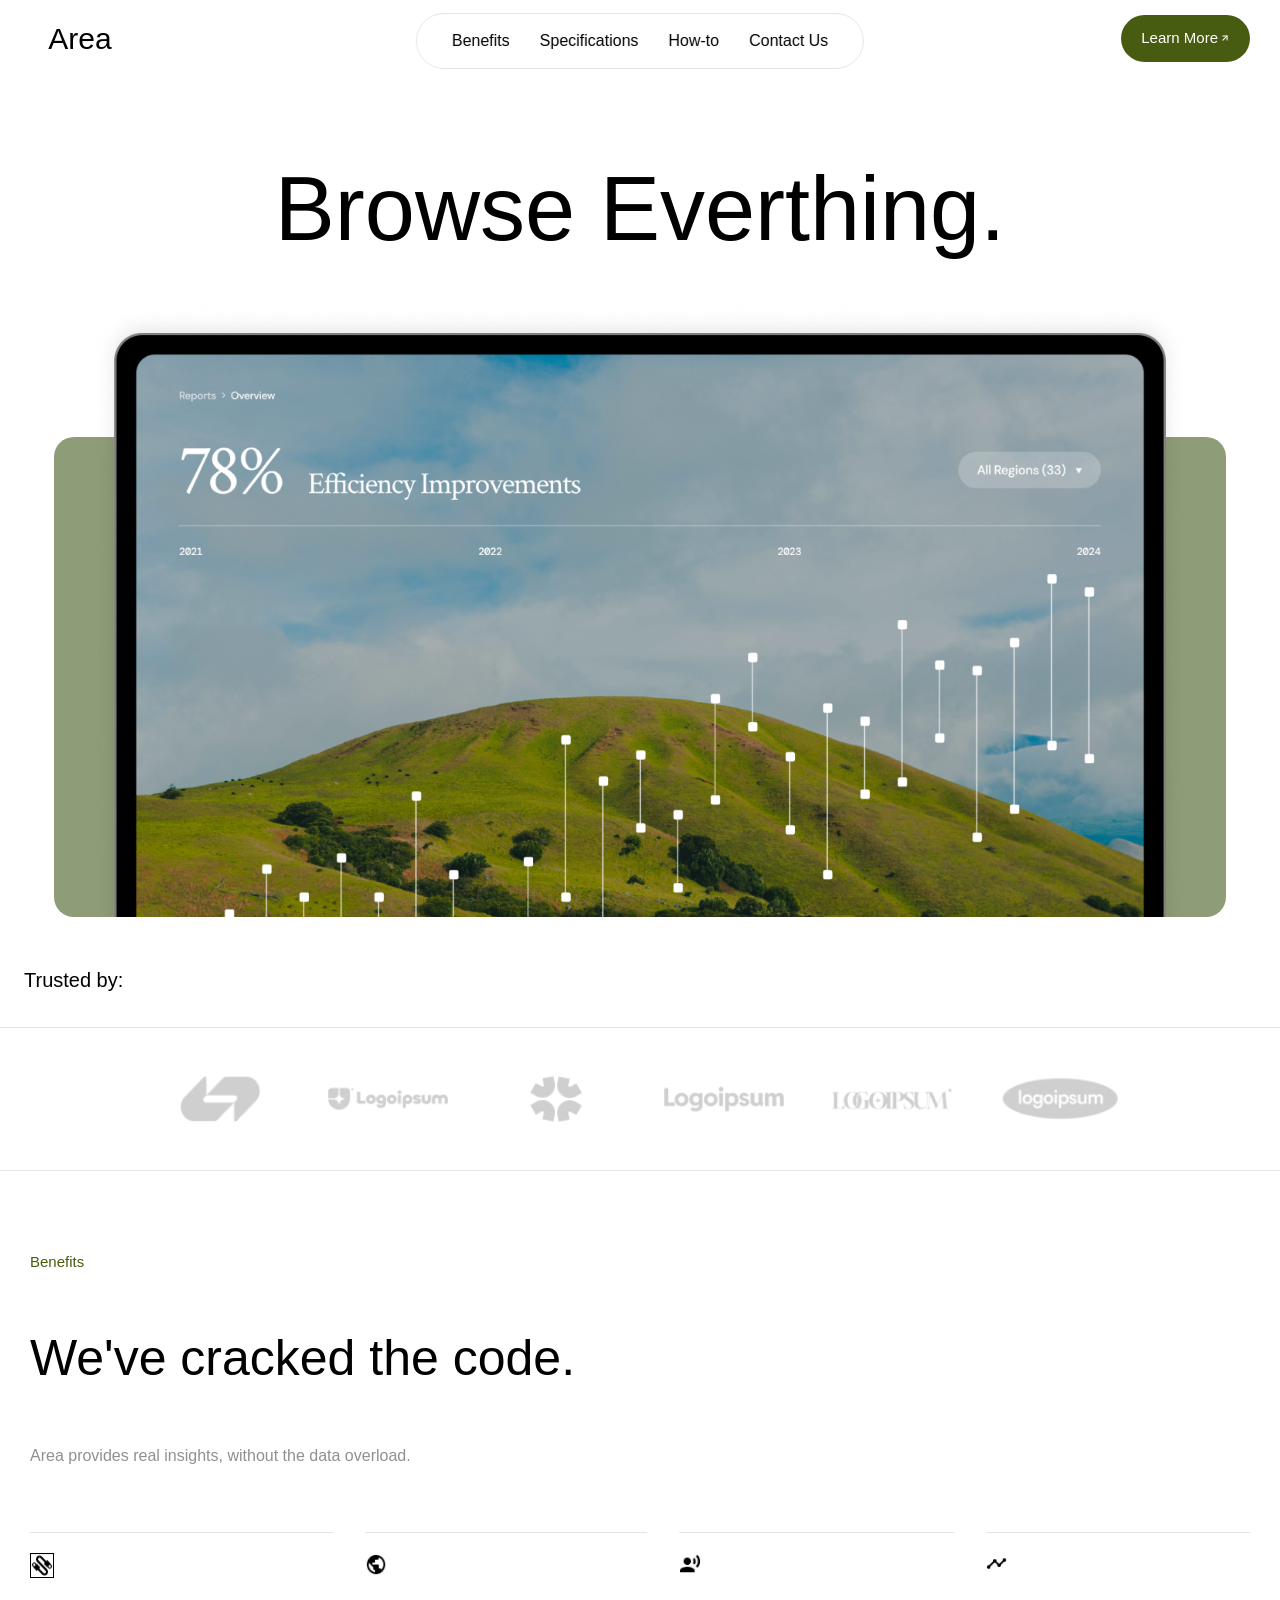
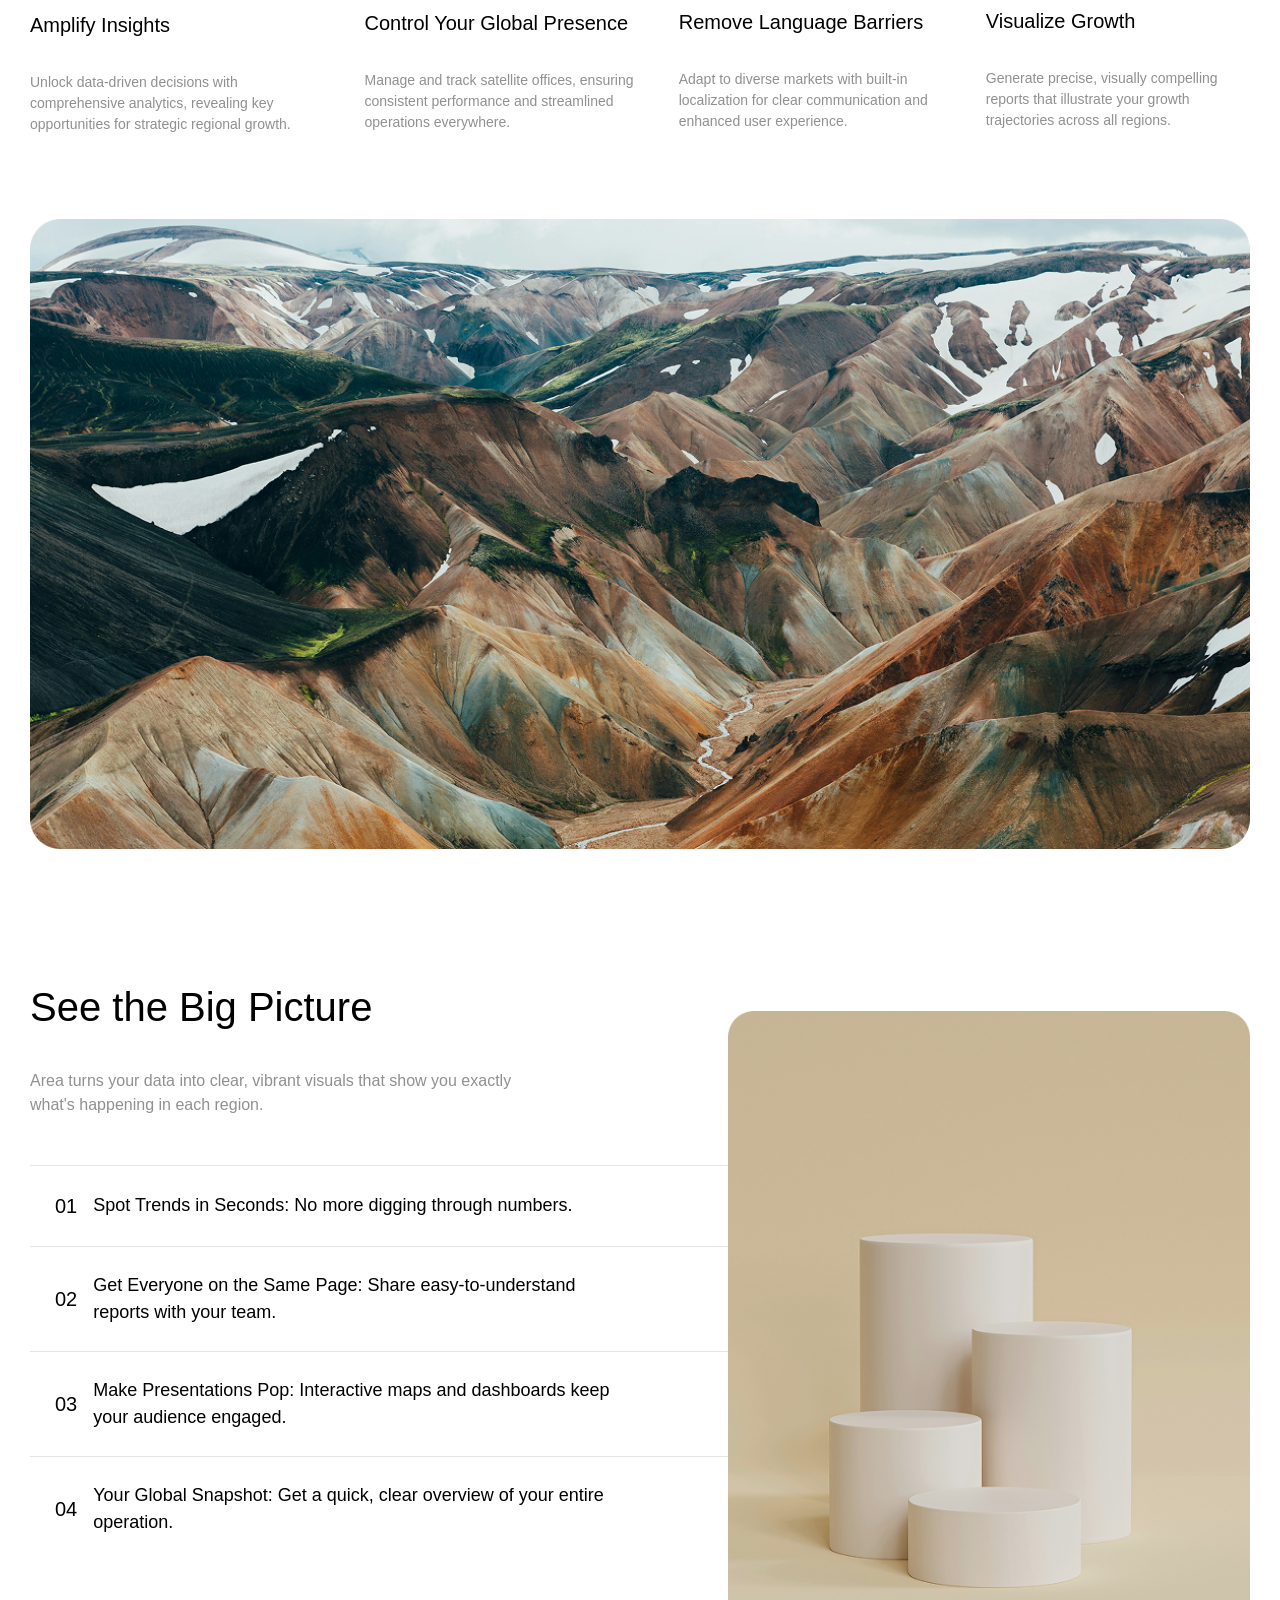
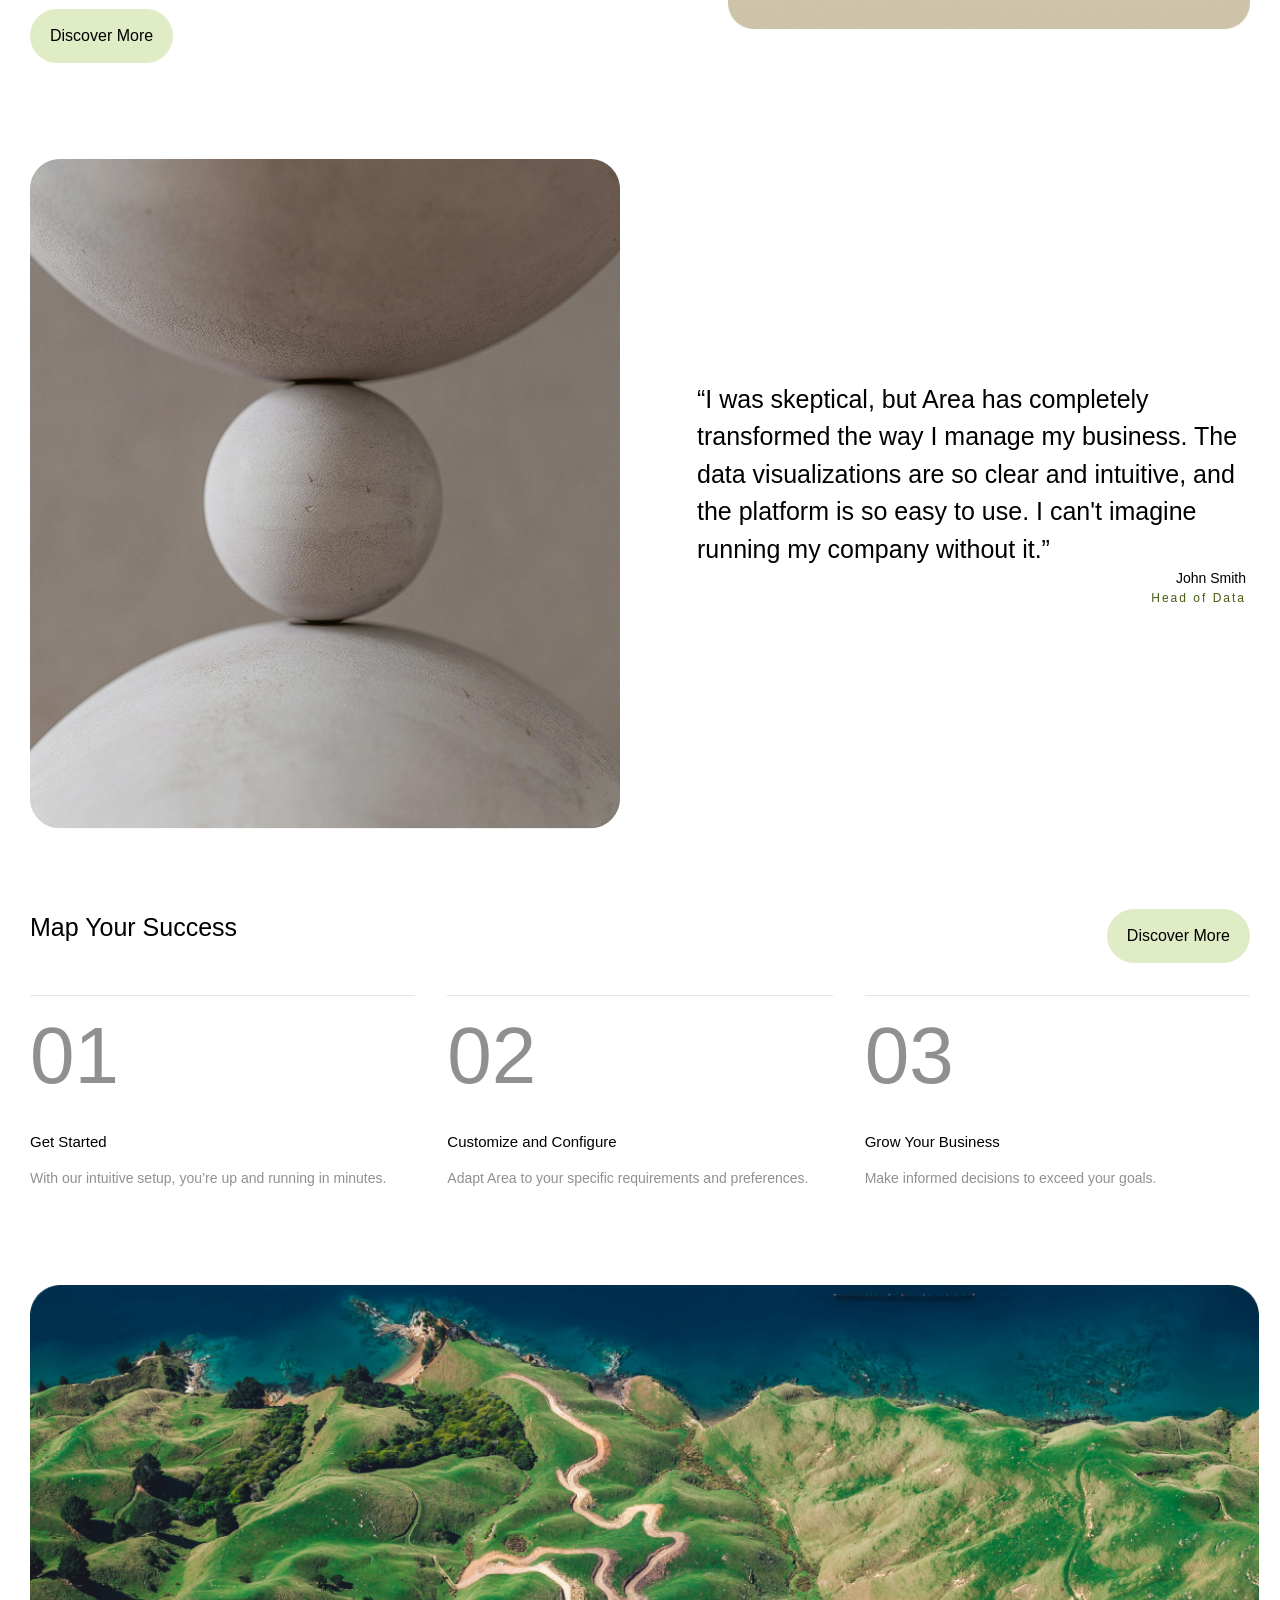
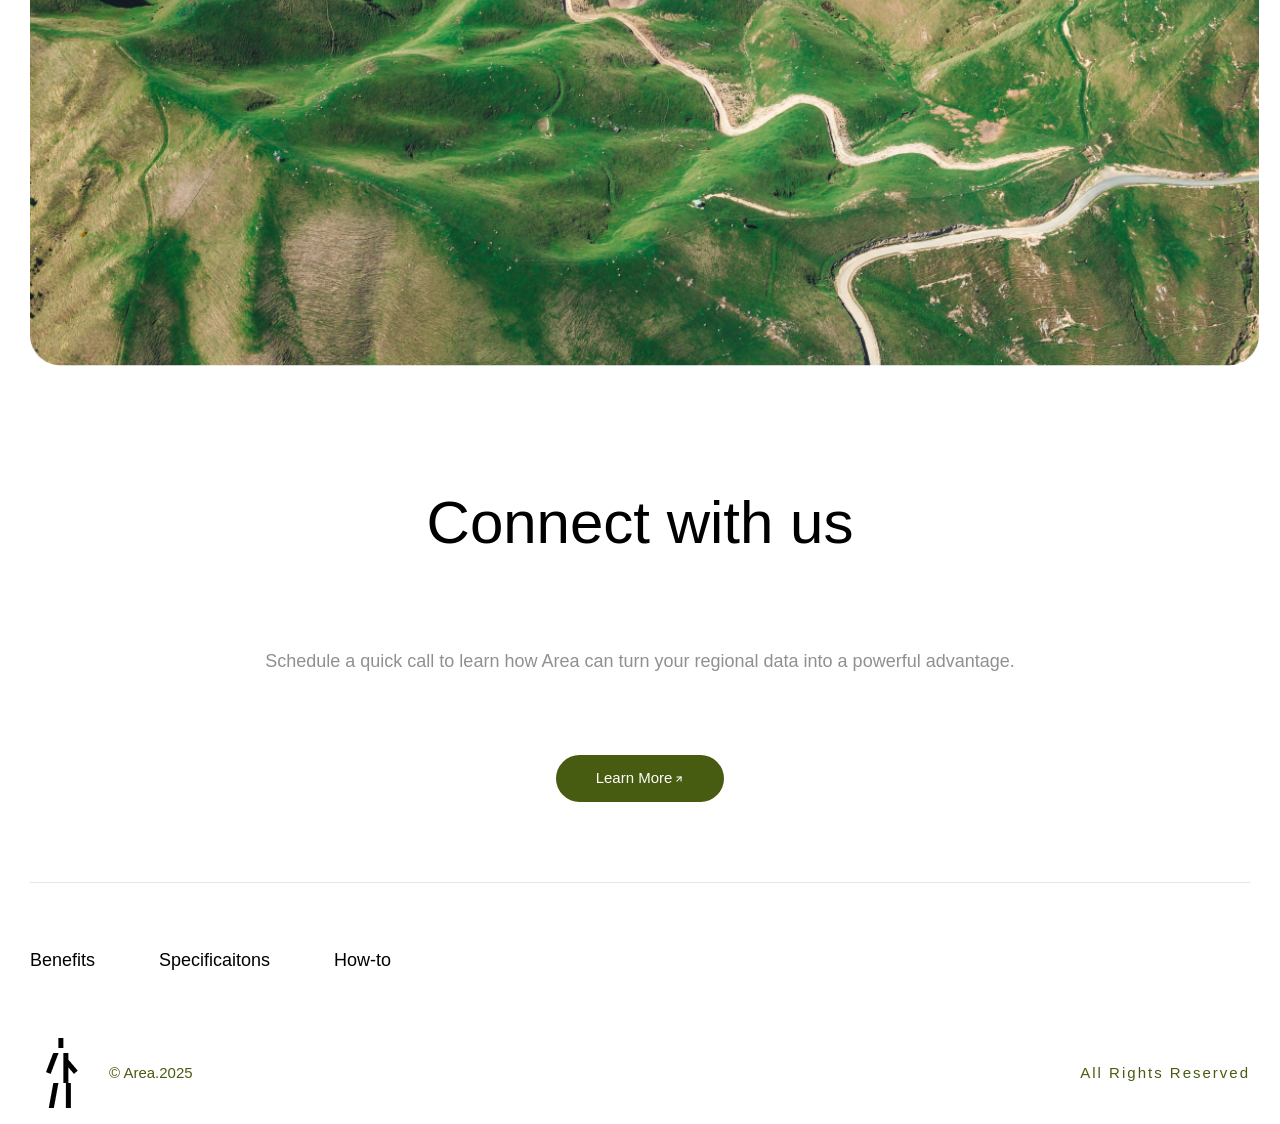
<file: index.html>
<!doctype html>
<html>
  <head>
    <link rel="stylesheet" href="./assets/custom.css" />
    <meta http-equiv="refresh" content="0; url=browse-everything.html" />
    <script src="./assets/custom.js"></script>
  </head>
</html>
</file>
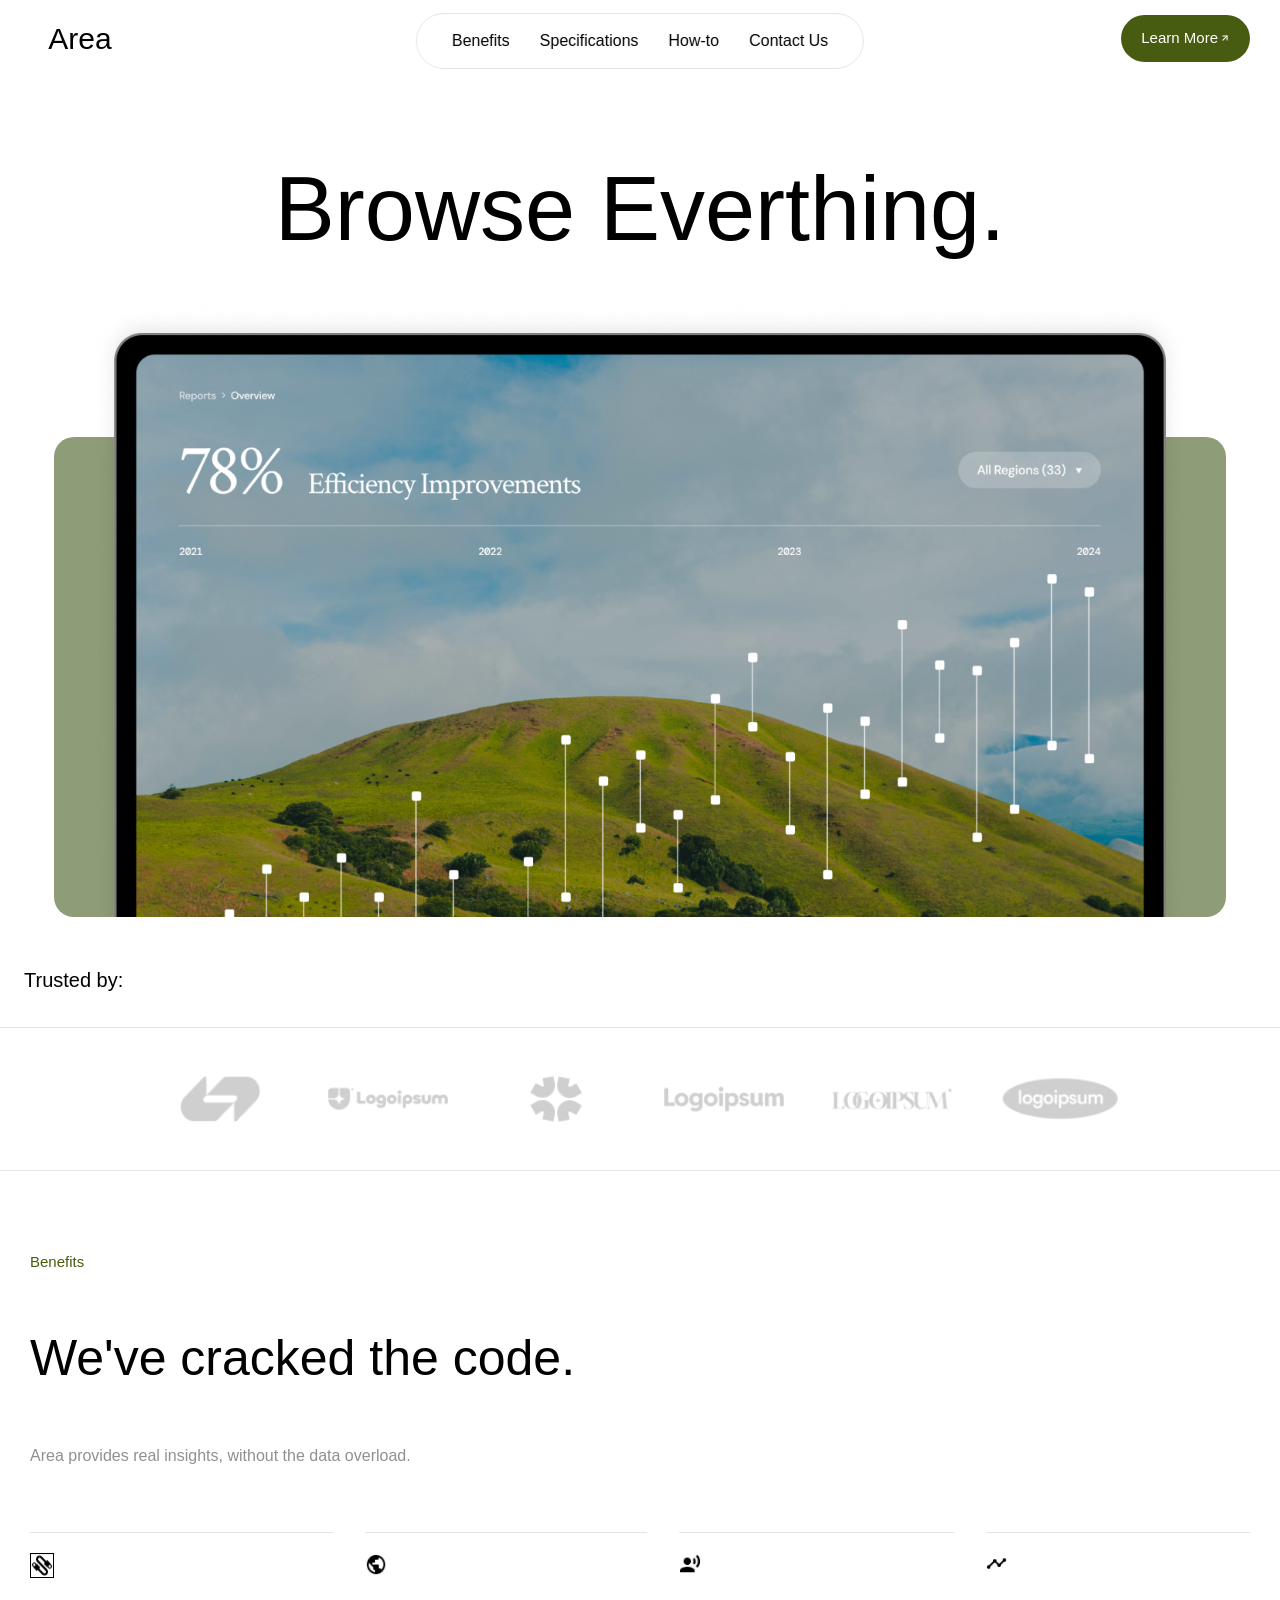
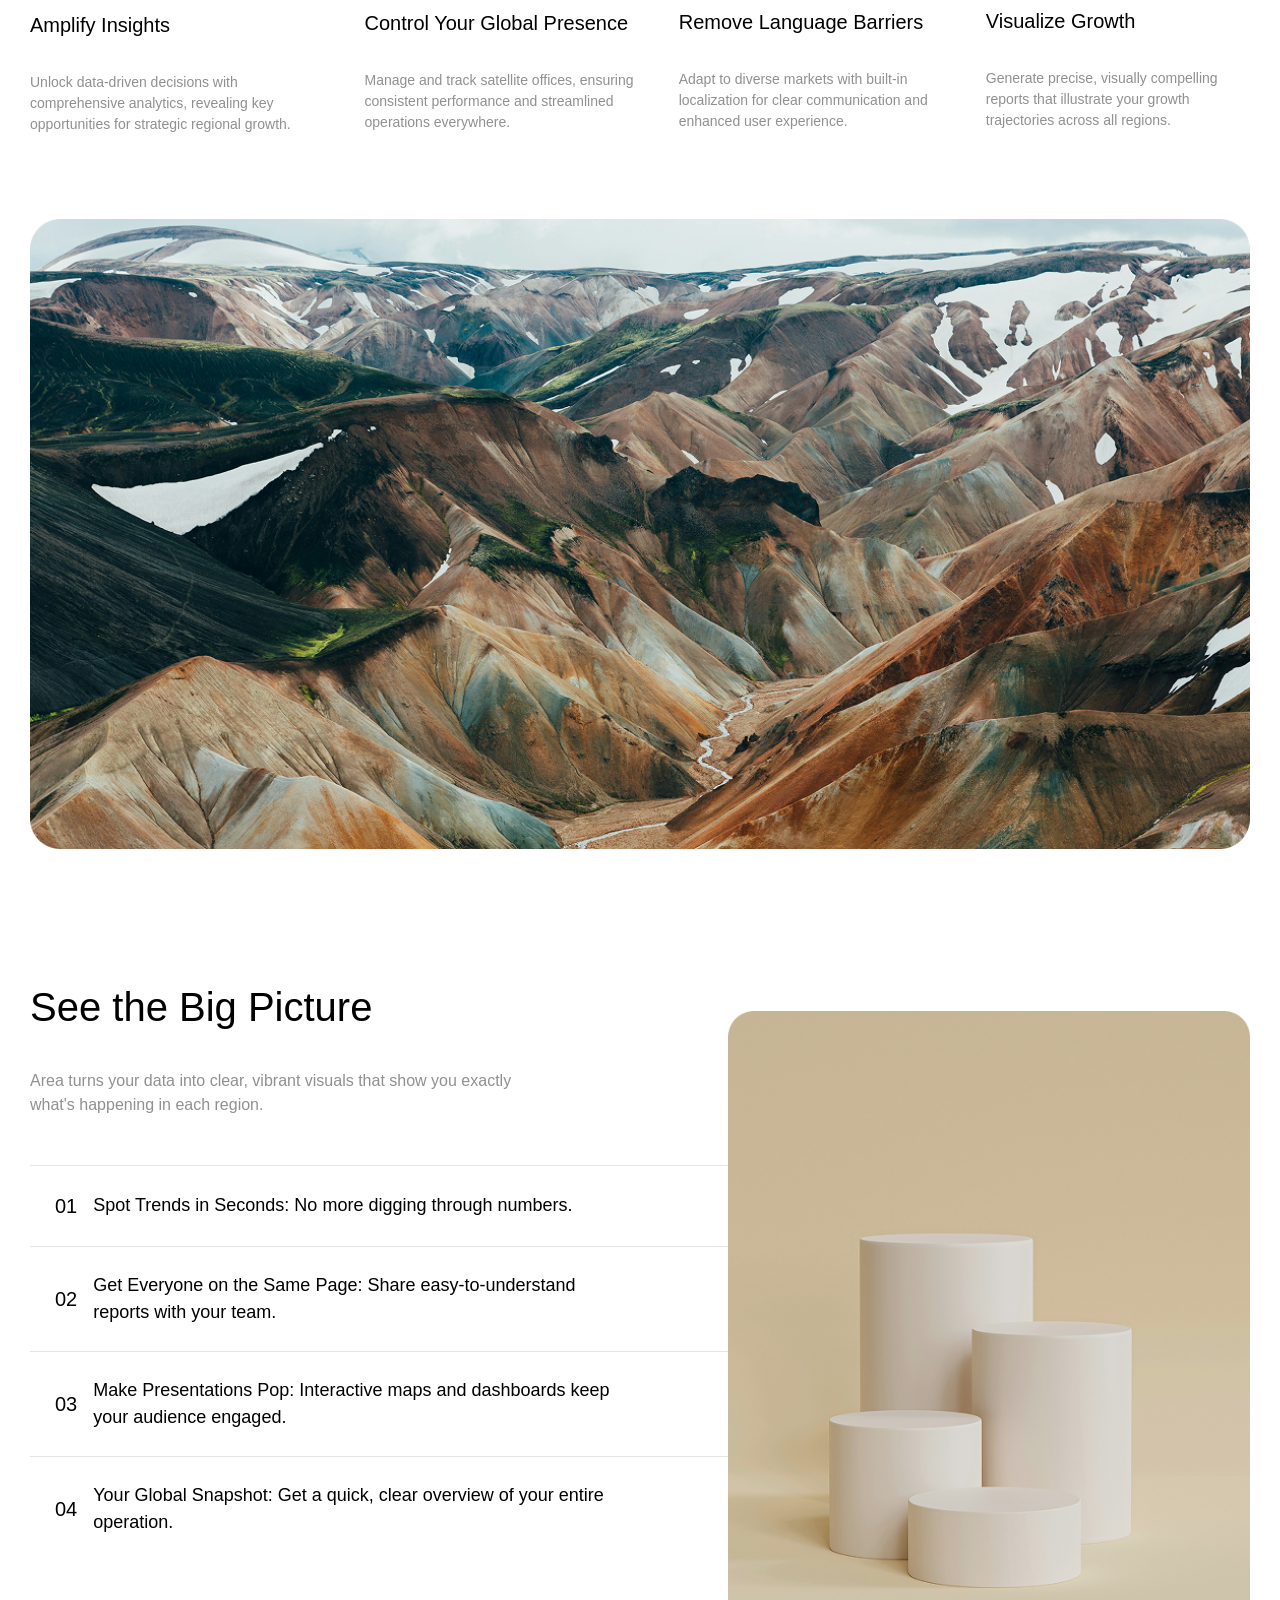
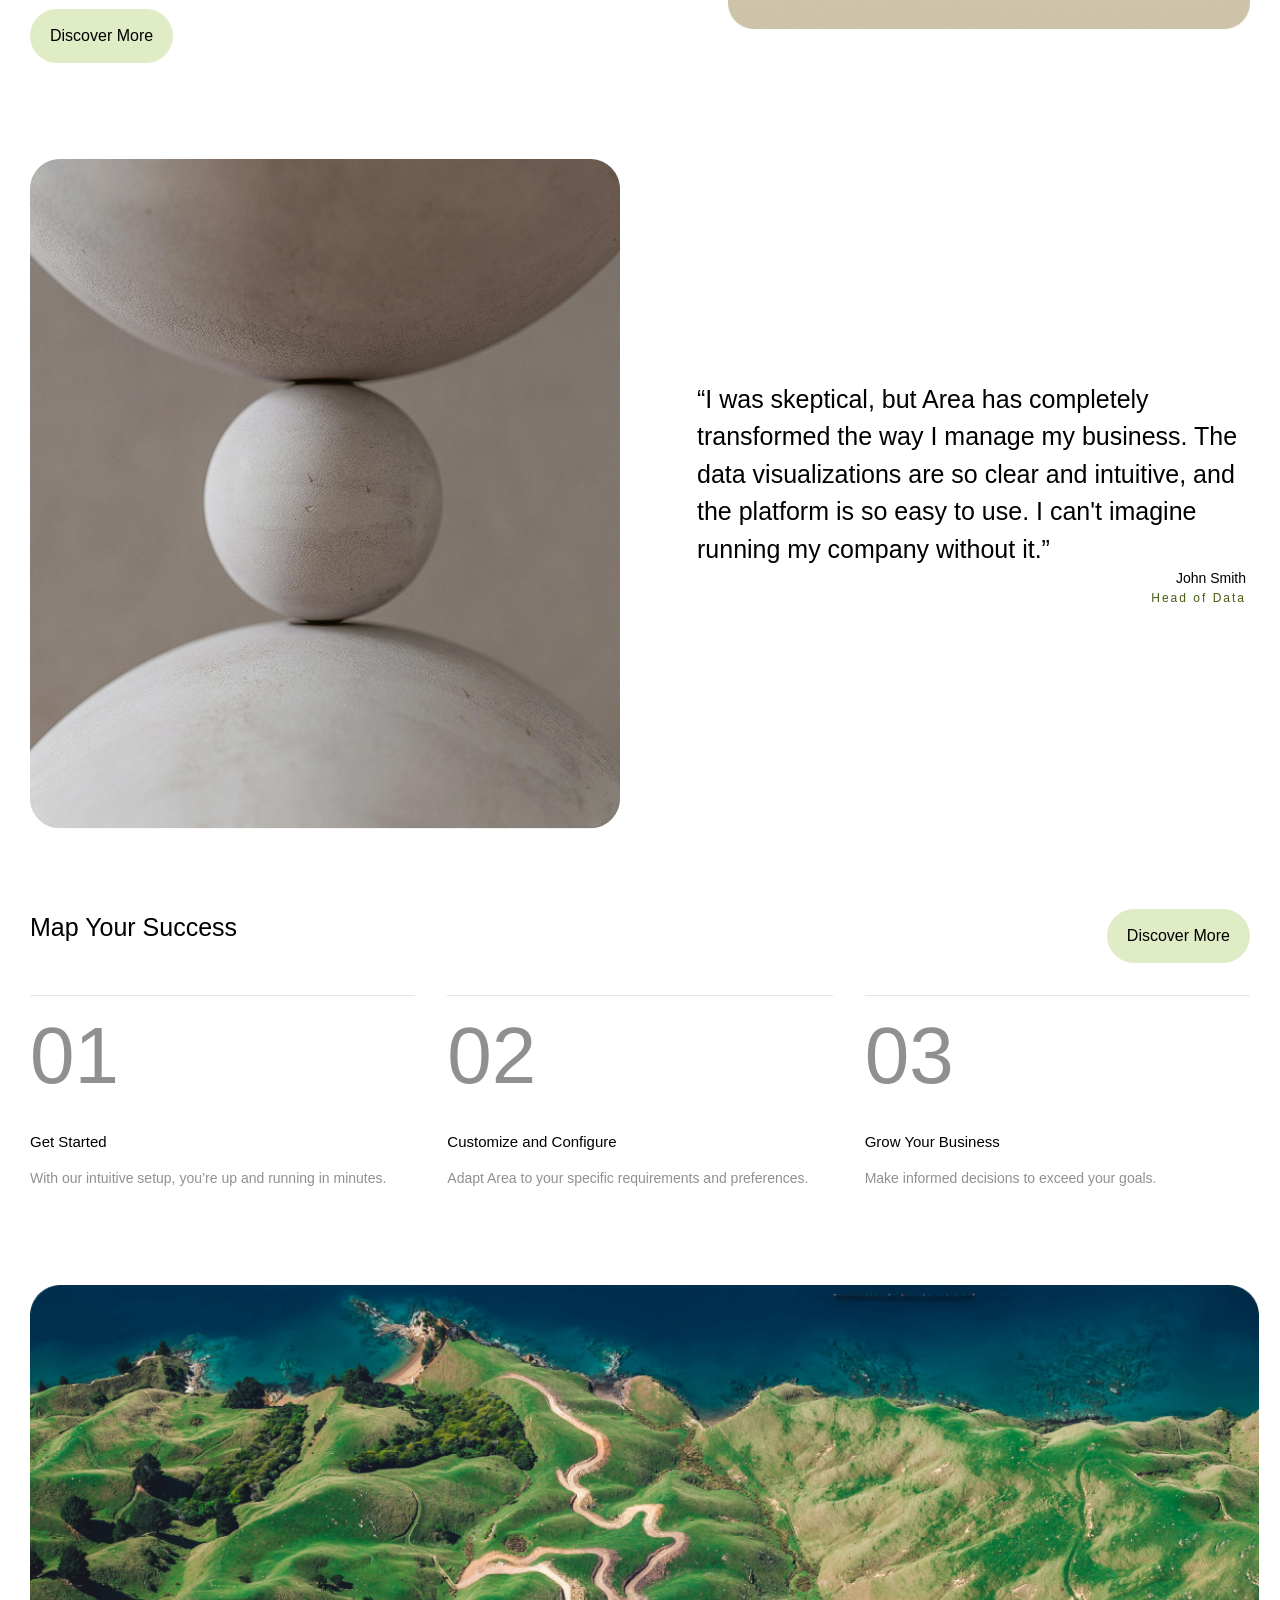
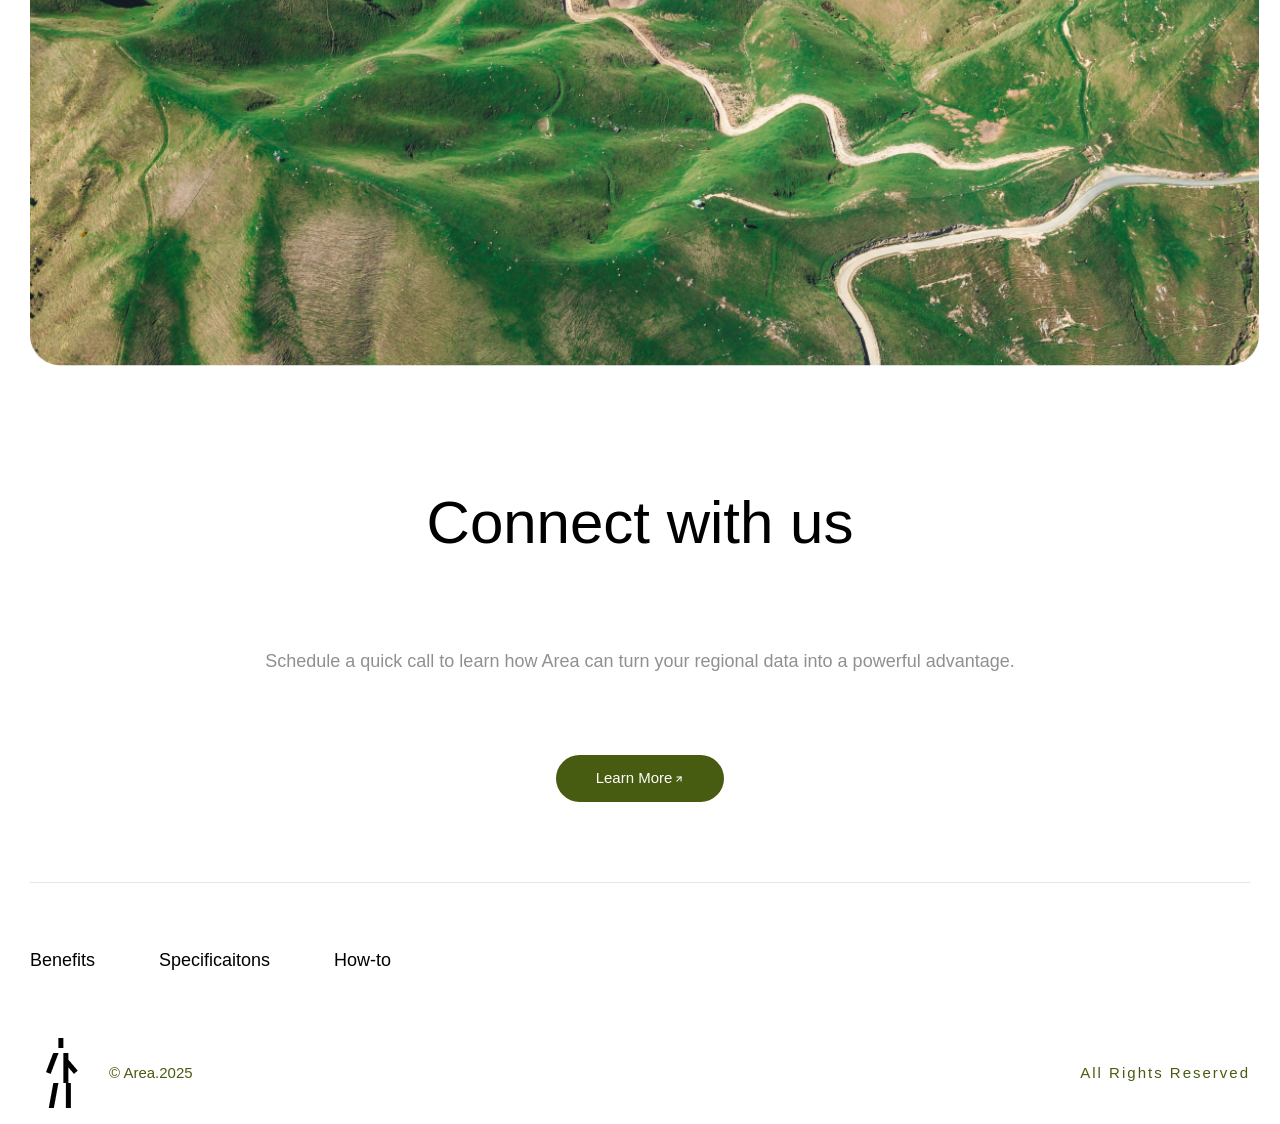
<file: browse-everything.html>
<!doctype html>
<html lang="en">
  <head>
    <meta charset="UTF-8" />
    <meta name="viewport" content="width=device-width, initial-scale=1.0" />
    <title>Browse Everything</title>
    <link rel="icon" href="./images/Earth-icon.png" type="image/png" />
    <link rel="stylesheet" href="./assets/custom.css" />
    <link rel="stylesheet" href="./assets/tailwind-output.css" />
  </head>
  <body>
    <header>
      <div class="navbar__parent__wrapper">
        <div class="navbar_child__wrapper page-width">
          <div class="navbar_child_left_content">
            <h1 class="navbar_child_logo">Area</h1>
          </div>
          <div class="navbar_child_middle_content">
            <p class="navbar_child_middle_text"><a href="#benefits-sections" class="nb-child-links">Benefits</a></p>
            <p class="navbar_child_middle_text"><a href="#featured-carousel" class="nb-child-links">Specifications</a></p>
            <p class="navbar_child_middle_text"><a href="#how-section" class="nb-child-links">How-to</a></p>
            <p class="navbar_child_middle_text"><a href="#footer-section" class="nb-child-links">Contact Us</a></p>
          </div>

          <div class="navbar_child_right_content">
            <button class="nb_child_button">
              <div class="nb_child_button_text">Learn More</div>
              <div class="nb_child_button_svg_wrapper">
                <svg
                  class="nb_child_button_svg"
                  xmlns="http://www.w3.org/2000/svg"
                  viewBox="0 0 24 24"
                  width="10"
                  height="10"
                >
                  <rect width="24" height="24" rx="3" />
                  <line
                    x1="7"
                    y1="17"
                    x2="17"
                    y2="7"
                    stroke="white"
                    stroke-width="2.5"
                    stroke-linecap="round"
                  />
                  <polyline
                    points="7 7 17 7 17 17"
                    fill="none"
                    stroke="white"
                    stroke-width="2.5"
                    stroke-linecap="round"
                    stroke-linejoin="round"
                  />
                </svg>
              </div>
            </button>
            <div class="navbar_mobile__wrapper nb-mobile">
              <div class="navbar_mobile__inner_wrapper">
                <svg
                  xmlns="http://www.w3.org/2000/svg"
                  viewBox="0 0 24 24"
                  width="24"
                  height="24"
                >
                  <line
                    x1="3"
                    y1="6"
                    x2="21"
                    y2="6"
                    stroke="black"
                    stroke-width="2"
                    stroke-linecap="round"
                  />
                  <line
                    x1="3"
                    y1="12"
                    x2="21"
                    y2="12"
                    stroke="black"
                    stroke-width="2"
                    stroke-linecap="round"
                  />
                  <line
                    x1="3"
                    y1="18"
                    x2="21"
                    y2="18"
                    stroke="black"
                    stroke-width="2"
                    stroke-linecap="round"
                  />
                </svg>
              </div>
            </div>
          </div>
        </div>
      </div>
       <div class="sidebar-parent">
        <div class="sidebar-overlay"></div>
        <div class="sidebar-inner--wrapper">
          <div class="sb-top">
            <div class="sb-top-icon">
              <svg xmlns="http://www.w3.org/2000/svg" viewBox="0 0 24 24" width="24" height="24">
                <line x1="4" y1="4" x2="20" y2="20" stroke="black" stroke-width="2" stroke-linecap="round"/>
                <line x1="20" y1="4" x2="4" y2="20" stroke="black" stroke-width="2" stroke-linecap="round"/>
              </svg>
            </div>
          </div>
          <div class="sb-bottom">

            <div class="sb-bottom-link-containers"><a class="sb-bottom-link" href="#benefits-sections">Benefits</a></div>
            <div class="sb-bottom-link-containers"><a class="sb-bottom-link" href="#featured-carousel">Specifications</a></div>
            <div class="sb-bottom-link-containers"><a class="sb-bottom-link" href="#how-section">How-to</a></div>
            <div class="sb-bottom-link-containers"><a class="sb-bottom-link" href="#footer-section">Contact Us</a></div>

          </div>
        </div>
        </div>
    </header>
    <main>
      <section class="hero-section">
        <div class="hero_section_parent__wrapper">
          <div class="hero_section_inner__wrapper page-width">
            <div class="hero_section_top__wrapper">
              <h1 class="hero_section_top__text">Browse Everthing.</h1>
            </div>

            <div class="hero_section_outer_bottom">
              <div class="hero_section_bottom__wrapper">
                <div class="hero_section_image_holder"></div>

                <div class="hero_section_image_parent">
                  <img
                    class="hero_section_image"
                    src="./images/Ipad.png"
                    alt=""
                  />
                </div>
              </div>
            </div>
            <div class="hero_section_mobile_bottom">
              <div class="hero_section_mobile__wrapper">
                <div class="hero_section_image_holder__mobile"></div>
                <div class="hero_section_image_parent__mobile">
                  <img
                    class="hero_section_image_mobile"
                    src="./images/iPhone 8.17.06.png"
                    alt=""
                  />
                </div>
              </div>
            </div>
          </div>
        </div>
      </section>

      <section class="logo-cloud-section">
        <div class="logo_cloud_parent">
          <div class="logo_cloud_inner__wrapper">
            <div class="logo_cloud_top_content">
              <p class="logo_cloud_top__text">Trusted by:</p>
            </div>
            <div class="logo_cloud_main_content">
              <div class="logo_cloud_icons">
                <img
                  class="logo_cloud_image"
                  src="./images/Logo-1.png"
                  alt=""
                />
              </div>
              <div class="logo_cloud_icons">
                <img
                  class="logo_cloud_image"
                  src="./images/Logo-2.png"
                  alt=""
                />
              </div>
              <div class="logo_cloud_icons">
                <img
                  class="logo_cloud_image"
                  src="./images/Logo-3.png"
                  alt=""
                />
              </div>
              <div class="logo_cloud_icons">
                <img
                  class="logo_cloud_image"
                  src="./images/Logo-4.png"
                  alt=""
                />
              </div>
              <div class="logo_cloud_icons">
                <img
                  class="logo_cloud_image"
                  src="./images/Logo-5.png"
                  alt=""
                />
              </div>
              <div class="logo_cloud_icons">
                <img
                  class="logo_cloud_image"
                  src="./images/Logo-6.png"
                  alt=""
                />
              </div>
            </div>
          </div>
        </div>
      </section>
      <section id="benefits-sections">
        <div class="benefits-section-parent">
          <div class="benefits-section-inner--wrapper page-width">
            <div class="benefits-section-text-content">
              <p class="bs-text-content-top">Benefits</p>
              <h1 class="bs-text-content-middle">We've cracked the code.</h1>
              <p class="bs-text-content-low">
                Area provides real insights, without the data overload.
              </p>
            </div>
            <div class="benefits-section-icons-content">
              <div class="bs-icons-container">
                <div class="bs-icons-top">
                  <img
                    src="./images/Cable-icon.png"
                    alt=""
                    class="bs-icons-image"
                  />
                </div>
                <div class="bs-icons-middle">Amplify Insights</div>
                <div class="bs-icons-low">
                  Unlock data-driven decisions with comprehensive analytics,
                  revealing key opportunities for strategic regional growth.
                </div>
              </div>
              <div class="bs-icons-container">
                <div class="bs-icons-top">
                  <img
                    src="./images/Earth-icon.png"
                    alt=""
                    class="bs-icons-image"
                  />
                </div>
                <div class="bs-icons-middle">Control Your Global Presence</div>
                <div class="bs-icons-low">
                  Manage and track satellite offices, ensuring consistent
                  performance and streamlined operations everywhere.
                </div>
              </div>
              <div class="bs-icons-container">
                <div class="bs-icons-top">
                  <img
                    src="./images/Account icon.png"
                    alt=""
                    class="bs-icons-image"
                  />
                </div>
                <div class="bs-icons-middle">Remove Language Barriers</div>
                <div class="bs-icons-low">
                  Adapt to diverse markets with built-in localization for clear
                  communication and enhanced user experience.
                </div>
              </div>
              <div class="bs-icons-container">
                <div class="bs-icons-top">
                  <img
                    src="./images/Chart-icon.png"
                    alt=""
                    class="bs-icons-image"
                  />
                </div>
                <div class="bs-icons-middle">Visualize Growth</div>
                <div class="bs-icons-low">
                  Generate precise, visually compelling reports that illustrate
                  your growth trajectories across all regions.
                </div>
              </div>
            </div>
            <div class="benefits-section-hero-img-wrapper">
              <img
                class="bs-section-hero-img"
                src="./images/Modern Product Launch (Community) (Copy) (2)/Hero Image.png"
                alt=""
              />
              <img
                src="./images/Modern Product Launch (Community) (Copy) (2)/Hero Image-2.png"
                alt=""
                class="bs-section-hero-img-mobile"
              />
              <img
                src="./images/Modern Product Launch (Community) (Copy) (2)/Hero Image-1.png"
                alt=""
                class="bs-section-hero-img-tab"
              />
            </div>
          </div>
        </div>
      </section>
      <section id="featured-carousel">
        <div class="featured-carousel">
          <div class="featured-carousel-inner--wrapper page-width">
            <div class="fc-top--wrapper">
              <div class="fc-top-title">
                <h1 class="fc-top-title-heading">See the Big Picture</h1>
                <p class="fc-top-title-ph">
                  Area turns your data into clear, vibrant visuals that show you
                  exactly what's happening in each region.
                </p>
              </div>

              <div class="fc-top-list">
                <div class="fc-lists">
                  <div class="fc-list-number">01</div>
                  <div class="fc-list-content">
                    Spot Trends in Seconds: No more digging through numbers.
                  </div>
                </div>
                <div class="fc-lists">
                  <div class="fc-list-number">02</div>
                  <div class="fc-list-content">
                    Get Everyone on the Same Page: Share easy-to-understand
                    reports with your team.
                  </div>
                </div>
                <div class="fc-lists">
                  <div class="fc-list-number">03</div>
                  <div class="fc-list-content">
                    Make Presentations Pop: Interactive maps and dashboards keep
                    your audience engaged.
                  </div>
                </div>
                <div class="fc-lists">
                  <div class="fc-list-number">04</div>
                  <div class="fc-list-content">
                    Your Global Snapshot: Get a quick, clear overview of your
                    entire operation.
                  </div>
                </div>
              </div>

              <div class="fc-top-button">
                <button class="fc-button">Discover More</button>
              </div>
            </div>
            <div class="fc-bottom--wrapper">
              <img
                class="fc-bottom-img"
                src="./images/Features-carousel-v1.png"
                alt=""
              />
            </div>
          </div>
        </div>
      </section>
      <section class="testimonial-section">
        <div class="testimonial-section-parent">
          <div class="ts-inner--wrapper page-width">
            <div class="ts-top-image-wrapper">
              <img class="ts-image-wrapper" src="./images/Image.png" alt="" />
            </div>
            <div class="ts-bottom-quote-wrapper">
              <div class="ts-quote">
                “I was skeptical, but Area has completely transformed the way I
                manage my business. The data visualizations are so clear and
                intuitive, and the platform is so easy to use. I can't imagine
                running my company without it.”
              </div>
              <div class="ts-arthor">John Smith</div>
              <div class="ts-title">Head of Data</div>
            </div>
          </div>
        </div>
      </section>
      <section id="how-section">
        <div class="how-section-parent">
          <div class="how-section-inner--wrapper page-width">
            <div class="how-section-top">
              <div class="hs-top-title">Map Your Success</div>
              <div class="hs-top-button-wrapper">
                <button class="hs-top-button">Discover More</button>
              </div>
            </div>

            <div class="how-section-bottom">
              <div class="hs-bottom-flex-containers">
                <div class="hs-flex-number">01</div>
                <div class="hs-flex-title">Get Started</div>
                <div class="hs-flex-ph">
                  With our intuitive setup, you’re up and running in minutes.
                </div>
              </div>
              <div class="hs-bottom-flex-containers">
                <div class="hs-flex-number">02</div>
                <div class="hs-flex-title">Customize and Configure</div>
                <div class="hs-flex-ph">
                  Adapt Area to your specific requirements and preferences.
                </div>
              </div>
              <div class="hs-bottom-flex-containers">
                <div class="hs-flex-number">03</div>
                <div class="hs-flex-title">Grow Your Business</div>
                <div class="hs-flex-ph">
                  Make informed decisions to exceed your goals.
                </div>
              </div>
            </div>
          </div>
        </div>
      </section>
      <section class="section-image-section">
        <div class="section-image-parent">
          <div class="section-image-inner--wrapper page-width">
            <img
              class="section-image"
              src="./images/Image-container.png"
              alt=""
            />
          </div>
        </div>
      </section>
      <section class="contact-us-section">
        <div class="contact-us-parent">
          <div class="contact-us-inner--wrapper">
            <div class="cu-title">Connect with us</div>
            <div class="cu-text">
              Schedule a quick call to learn how Area can turn your regional
              data into a powerful advantage.
            </div>
            <div class="cu-button-wrapper">
              <button class="cu-button">
                <div class="cu-button-text">Learn More</div>
                <div class=cu-button-svg-wrapper">
                  <svg
                    class="cu-button-svg"
                    xmlns="http://www.w3.org/2000/svg"
                    viewBox="0 0 24 24"
                    width="10"
                    height="10"
                  >
                    <rect width="24" height="24" rx="3" />
                    <line
                      x1="7"
                      y1="17"
                      x2="17"
                      y2="7"
                      stroke="white"
                      stroke-width="2.5"
                      stroke-linecap="round"
                    />
                    <polyline
                      points="7 7 17 7 17 17"
                      fill="none"
                      stroke="white"
                      stroke-width="2.5"
                      stroke-linecap="round"
                      stroke-linejoin="round"
                    />
                  </svg>
                </div>
              </button>
            </div>
          </div>
        </div>
      </section>
    </main>

    <footer>
      <section id="footer-section">
        <div class="footer-section-parent">
          <div class="footer-section-inner--wrapper page-width">
            <div class="fs-top">
              <div class="fs-top-text"><a href="#benefits-sections" class="fs-links">Benefits</a></div>
              <div class="fs-top-text"><a href="#featured-carousel" class="fs-links">Specificaitons</a></div>
              <div class="fs-top-text"><a href="#how-section">How-to</a></div>
            </div>
            <div class="fs-bottom">
              <div class="fs-bottom-left">
                <img class="fs-bottom-image" src="./images/Union.png" alt="">
              </div>
              <div class="fs-bottom-middle">
                <div class="fs-bottom-text">© Area.</div>
                <div class="fs-bottom-text">2025</div>
              </div>
              <div class="fs-bottom-right">All Rights Reserved</div>
            </div>
          </div>
        </div>
      </section>
    </footer>
    <script src="./assets/custom.js"></script>
  </body>
</html>
</file>
<file: assets/custom.css>
* {
  margin: 0;
  padding: 0;
  box-sizing: border-box;
}
body {
  font-family:
    "Trebuchet MS", "Lucida Sans Unicode", "Lucida Grande", "Lucida Sans",
    Arial, sans-serif;
  min-height: 200vh;
}
html {
  scroll-behavior: smooth;
}
.page-width {
  margin-left: 30px;
  margin-right: 30px;
}
.navbar_child__wrapper {
  padding-bottom: 5rem;
  padding-top: 15px;
  display: flex;
  justify-content: space-between;
  align-items: center;
}
.navbar_child_left_content {
  display: flex;
  justify-content: center;
  align-items: center;
  width: 100px;
}
.navbar_child_logo {
  cursor: pointer;
  font-size: 30px;
}
.navbar_child_middle_content {
  display: flex;
  gap: 30px;
  justify-content: space-evenly;
  align-items: center;
  position: fixed;
  left: 50%;
  transform: translateX(-50%);
  top: 13px;
  border: 1px solid #e5e5e5;
  padding: 15px 35px;
  border-radius: 30px;
  z-index: 10;
  white-space: nowrap;
  background: rgba(255, 255, 255, 0.4);
  backdrop-filter: blur(10px);
  -webkit-backdrop-filter: blur(10px);
}
.navbar_child_middle_text {
  cursor: pointer;
}
.navbar_child_right_content {
  display: flex;
  align-items: center;
}
.sidebar-parent {
  display: none;
}
.navbar_mobile__wrapper {
  display: none;
}
.nb_child_button {
  cursor: pointer;
  display: flex;
  align-items: center;
  padding: 12px 20px;
  border-radius: 30px;
  background-color: #485c11;
  color: white;
  transition: all 0.3s ease-in-out;
  gap: 2px;
}
.nb_child_button_svg {
  fill: #485c11;
  transition: all 0.3s ease-in-out;
}
.nb_child_button:hover {
  background-color: #485c11f1;
  transform: translateY(10, 0);
}
.nb_child_button:hover .nb_child_button_svg {
  fill: #485c11de;
  transform: translate(3px, -5px);
}
.nb_child_button_text {
  font-size: 15px;
}
.hero_section_inner__wrapper {
  display: flex;
  flex-direction: column;
  justify-content: center;

  align-items: center;
  overflow: hidden;
}
.hero_section_top__text {
  font-size: 160px;
  text-align: center;
}
.hero_section_outer_bottom {
  width: 100%;
  display: flex;
  justify-content: center;
  align-items: center;
}
.hero_section_bottom__wrapper {
  position: relative;
  width: 100%;
  height: 50vw;
}
.hero_section_image_holder {
  position: absolute;
  bottom: 0;
  left: 2%;
  right: 2%;
  height: 75%;
  border-radius: 20px;
  background-color: #8e9c78;
}
.hero_section_image_parent {
  position: absolute;
  bottom: 0;
  left: 5%;
  right: 5%;
}
.hero_section_image {
  width: 100%;
  height: auto;
  display: block;
  object-fit: cover;
}
.logo_cloud_inner__wrapper {
  display: flex;
  flex-flow: column nowrap;
}
.logo_cloud_top_content {
  padding-top: 3rem;
  padding-bottom: 2rem;
}
.logo_cloud_top__text {
  font-size: 20px;
  padding-left: 1.5rem;
}
.logo_cloud_main_content {
  display: flex;
  justify-content: center;
  align-items: center;
  gap: 18px;
  border-top: 1px solid #e5e5e5;
  border-bottom: 1px solid #e5e5e5;
  padding: 3rem;
}
.logo_cloud_icons {
  width: 200px;
  cursor: pointer;
}
.logo_cloud_image {
  width: 80%;
  height: auto;
  object-fit: cover;
}
.benefits-section-inner--wrapper {
  padding-top: 5rem;
  display: flex;
  flex-flow: column;
  gap: 4rem;
  padding-bottom: 1rem;
}
.benefits-section-text-content {
  display: flex;
  flex-flow: column nowrap;
  justify-content: space-between;
  gap: 3rem;
}
.bs-text-content-top {
  color: #485c11;
  font-size: 15px;
}
.bs-text-content-low {
  color: rgb(144, 144, 144);
}
.bs-text-content-middle {
  font-size: 50px;
}
.benefits-section-icons-content {
  display: flex;
  gap: 2rem;
}

.bs-icons-container {
  border-top: 1px solid #e5e5e5;
  display: flex;
  flex-flow: column nowrap;
  gap: 2rem;
  padding-top: 20px;
  padding-bottom: 20px;
}
.bs-icons-top {
  width: 8%;
}
.bs-icons-image {
  width: 100%;
}
.bs-icons-middle {
  font-size: 20px;
}
.bs-icons-low {
  font-size: 14px;
  color: rgb(144, 144, 144);
}
.benefits-section-hero-img-wrapper {
  display: flex;
  justify-content: center;
  align-items: center;
  width: 100%;
  height: auto;
  cursor: pointer;
  padding-bottom: 5rem;
}
.bs-section-hero-img {
  width: 100%;
  height: auto;
  object-fit: cover;
}
.bs-section-hero-img-mobile {
  display: none;
}
.bs-section-hero-img-tab {
  display: none;
}
.featured-carousel-inner--wrapper {
  display: flex;
  padding-bottom: 4rem;
  align-items: center;
}
.fc-top--wrapper {
  padding-top: 2rem;
  display: flex;
  flex-flow: column nowrap;
  gap: 3rem;
  padding-bottom: 2rem;
}
.fc-top-title {
  display: flex;
  flex-flow: column nowrap;
  gap: 2rem;
}
.fc-top-title-heading {
  font-size: 40px;
}
.fc-top-title-ph {
  color: rgb(144, 144, 144);
  width: 75%;
}
.fc-top-list {
  display: flex;
  flex-flow: column nowrap;
}
.fc-lists {
  padding: 25px;
  display: flex;
  align-items: center;
  gap: 1rem;
  border-top: 1px solid #e5e5e5;
}
.fc-list-number {
  font-size: 20px;
}
.fc-list-content {
  width: 80%;
  font-size: 18px;
}
.fc-button {
  cursor: pointer;
  display: flex;
  align-items: center;
  padding: 15px 20px;
  border-radius: 30px;
  background-color: #dfecc6;
  color: black;
  gap: 2px;
}
.fc-button:hover {
  background-color: #d8ebb2;
}
.ts-inner--wrapper {
  display: flex;
  padding-bottom: 5rem;
  gap: 1rem;
  padding-bottom: 5rem;
}
.ts-top-image-wrapper {
  display: flex;
  justify-content: center;
  align-items: center;
}
.ts-bottom-quote-wrapper {
  display: flex;
  flex-flow: column nowrap;
  justify-content: center;
  width: 50%;
  align-items: flex-end;
}
.ts-quote {
  font-size: 40px;
  width: 90%;
  font-weight: 100;
}
.ts-arthor {
  font-size: 20px;
}
.ts-title {
  color: #485c11;
  letter-spacing: 2px;
}
.how-section-inner--wrapper {
  display: flex;
  flex-flow: column nowrap;
  gap: 2rem;
  padding-bottom: 6rem;
}
.how-section-top {
  display: flex;
  justify-content: space-between;
}
.hs-top-title {
  font-size: 25px;
}
.hs-top-button {
  cursor: pointer;
  display: flex;
  align-items: center;
  padding: 15px 20px;
  border-radius: 30px;
  background-color: #dfecc6;
  color: black;
  gap: 2px;
}
.how-section-bottom {
  display: flex;
  align-items: center;
  justify-content: center;
  gap: 2rem;
}
.hs-bottom-flex-containers {
  border-top: 1px solid #e5e5e5;
  display: flex;
  flex: 1;
  flex-flow: column nowrap;
  gap: 15px;
}
.hs-flex-number {
  font-size: 80px;
  color: rgb(144, 144, 144);
}
.hs-flex-title {
  font-size: 15px;
}
.hs-flex-ph {
  font-size: 14px;
  color: rgb(144, 144, 144);
}
.section-image-inner--wrapper {
  width: 96%;
  display: flex;
  justify-content: center;
  align-items: center;
  padding-bottom: 2rem;
}
.section-image {
  width: 100%;
  height: auto;
  object-fit: cover;
}
.contact-us-inner--wrapper {
  padding-top: 5rem;
  display: flex;
  justify-content: center;
  align-items: center;
  gap: 5rem;
  flex-flow: column nowrap;
  padding-bottom: 5rem;
}
.cu-title {
  font-size: 60px;
}
.cu-text {
  font-size: 18px;
  color: rgb(144, 144, 144);
}
.cu-button {
  cursor: pointer;
  display: flex;
  align-items: center;
  padding: 12px 40px;
  border-radius: 30px;
  background-color: #485c11;
  color: white;
  transition: all 0.3s ease-in-out;
  gap: 2px;
}
.cu-button-svg {
  fill: #485c11;
  transition: all 0.3s ease-in-out;
}
.cu-button:hover {
  background-color: #485c11f1;
  transform: translateY(10, 0);
}
.cu-button:hover .cu-button-svg {
  fill: #485c11de;
  transform: translate(3px, -5px);
}
.cu-button-text {
  font-size: 15px;
}
.footer-section-inner--wrapper {
  border-top: 1px solid #e5e5e5;
  padding-top: 4rem;
  display: flex;
  flex-flow: column nowrap;
  gap: 3rem;
}
.fs-top {
  display: flex;
  justify-content: flex-start;
  align-items: center;
  gap: 4rem;
}
.fs-top-text {
  cursor: pointer;
  font-size: 18px;
}
.fs-bottom {
  display: flex;
  justify-content: space-between;
  align-items: center;
  gap: 15px;
}
.fs-bottom-left {
  padding: 1rem;
  background-color: white;
}
.fs-bottom-middle {
  display: flex;
  justify-content: flex-start;
  align-items: center;
  flex: 1;
}
.fs-bottom-text {
  cursor: pointer;
  font-size: 15px;
  color: #485c11;
}
.fs-bottom-right {
  cursor: pointer;
  font-size: 15px;
  letter-spacing: 2px;
  color: #485c11;
}
@media (max-width: 799px) {
  .page-width {
    margin: 10px;
  }
  .navbar_child__wrapper {
    padding: 1.5em;
    margin-bottom: 15px;
    border-bottom: 1px solid #e5e5e5;
    border-radius: 20px;
  }
  .navbar_child_left_content {
    width: 80px;
  }
  .navbar_child_middle_content,
  .nb_child_button {
    display: none;
  }
  .navbar_mobile__wrapper {
    display: block;
  }
  .sidebar-parent {
    display: block;
  }
  .sidebar-overlay {
    display: none;
    position: fixed;
    inset: 0;
    backdrop-filter: blur(6px);
    -webkit-backdrop-filter: blur(6px);
    background: rgba(0, 0, 0, 0.2);
    z-index: 15;
  }
  .sidebar-inner--wrapper {
    transform: translateX(100%);
    transition: all 0.3s ease-in-out;
    display: flex;
    flex-flow: column nowrap;
    gap: 1rem;
    position: fixed;
    top: 0px;
    left: 50%;
    right: 0px;
    background-color: white;
    bottom: -10%;
    z-index: 20;
    padding-top: 1rem;
  }
  .sb-top-icon {
    cursor: pointer;
    display: flex;
    justify-content: flex-start;
    align-items: flex-start;
    padding-left: 1rem;
  }
  .sb-bottom {
    padding-left: 1rem;
    padding-top: 2rem;
    border-top: 1px solid #e5e5e5;
    display: flex;
    gap: 13px;
    flex-flow: column nowrap;
  }
  .sb-bottom-link {
    cursor: pointer;
    text-decoration: none;
    font-size: 18px;
    display: flex;
    justify-content: flex-start;
    align-items: flex-start;
  }
  .hero_section_bottom__wrapper {
    display: none;
  }
  .hero_section_top__text {
    font-size: clamp(65px, 10vw, 100px);
    text-align: center;
    position: relative;
    z-index: 2;
  }
  .hero_section_inner__wrapper {
    display: flex;
    flex-direction: column;
    justify-content: center;
    align-items: center;
    overflow: hidden;
  }
  .hero_section_mobile_bottom {
    width: 100%;
    display: flex;
    justify-content: center;
    align-items: center;
  }
  .hero_section_mobile__wrapper {
    position: relative;
    width: 90%;
    height: 110vw;
  }
  .hero_section_image_holder__mobile {
    position: absolute;
    bottom: 0;
    left: 0;
    right: 0;
    height: 80%;
    border-radius: 20px;
    background-color: #8e9c78;
  }
  .hero_section_image_parent__mobile {
    position: absolute;
    bottom: 0;
    left: 10%;
    right: 10%;
  }
  .hero_section_image_mobile {
    width: 100%;
    height: auto;
    display: block;
    object-fit: cover;
  }
  .logo_cloud_top__text {
    font-size: 17px;
  }
  .logo_cloud_main_content {
    display: grid;
    justify-items: center;
    grid-template-columns: repeat(3, 1fr);
  }
  .logo_cloud_icons {
    display: flex;
    justify-content: center;
    align-items: center;
    width: 100px;
    cursor: pointer;
  }
  .benefits-section-icons-content {
    display: flex;
    flex-flow: column nowrap;
    gap: 1rem;
  }
  .bs-icons-top {
    width: 6%;
  }
  .bs-icons-image {
    width: 87%;
  }
  .bs-icons-low {
    width: 80%;
  }
  .bs-section-hero-img {
    display: none;
  }
  .bs-section-hero-img-mobile {
    display: block;
  }
  .bs-section-hero-img-tab {
    display: none;
  }
  .featured-carousel-inner--wrapper {
    margin: 1rem;
    display: flex;
    flex-flow: column nowrap;
  }
  .how-section-top {
    display: flex;
    align-items: center;
    gap: 1.5rem;
    flex-flow: column nowrap;
  }
  .how-section-bottom {
    display: flex;
    flex: 1;
    flex-flow: column nowrap;
  }
  .hs-bottom-flex-containers {
    border-top: 1px solid #e5e5e5;
    display: flex;
    flex: 1;
    width: 100%;
    flex-flow: column nowrap;
    gap: 15px;
  }
  .cu-title {
    font-size: 25px;
  }
  .cu-text {
    text-align: center;
    font-size: 15px;
    width: 90%;
  }
  .fs-bottom-left {
    padding: 2px;
  }
  .fs-top {
    display: flex;
    justify-content: flex-start;
    align-items: flex-start;
    flex-flow: column nowrap;
    gap: 2rem;
  }
  .fs-bottom-text {
    font-size: 13px;
  }
  .fs-bottom-right {
    font-size: 13px;
  }
}
@media (min-width: 560px) and (max-width: 800px) {
  .cu-title {
    font-size: 45px;
  }
  .cu-text {
    width: 90%;
    font-size: 18px;
  }
}
@media (min-width: 300px) and (max-width: 1000px) {
  .ts-inner--wrapper {
    display: flex;
    flex-flow: column nowrap;
    padding-bottom: 5rem;
    gap: 1rem;
  }
  .ts-bottom-quote-wrapper {
    width: 100%;
    align-items: center;
  }
  .ts-quote {
    font-size: 18px;
  }
  .ts-title {
    font-size: 13px;
  }
}
@media (min-width: 1000px) and (max-width: 1300px) {
  .ts-quote {
    font-size: 25px;
  }
  .ts-arthor {
    font-size: 14px;
  }
  .ts-title {
    font-size: 12px;
  }
}
@media (min-width: 500px) and (max-width: 1200px) {
  .bs-section-hero-img {
    display: none;
  }
  .bs-section-hero-img-mobile {
    display: none;
  }
  .bs-section-hero-img-tab {
    display: block;
  }
}
@media (min-width: 538px) {
  .hero_section_mobile__wrapper {
    width: 94%;
  }
  .logo_cloud_icons {
    width: 150px;
    display: flex;
    justify-content: center;
    align-items: center;
  }
  .loud_cloud_main_content {
    display: grid;
    grid-template-columns: repeat(4, 1fr);
    gap: 40px;
    align-items: center;
    justify-items: center;
  }
}
@media (min-width: 795px) {
  .hero_section_mobile_bottom {
    display: none;
  }
  .hero_section_top__text {
    font-size: 90px;
  }
  .hero_section_bottom__wrapper {
    display: block;
  }
}
</file>
